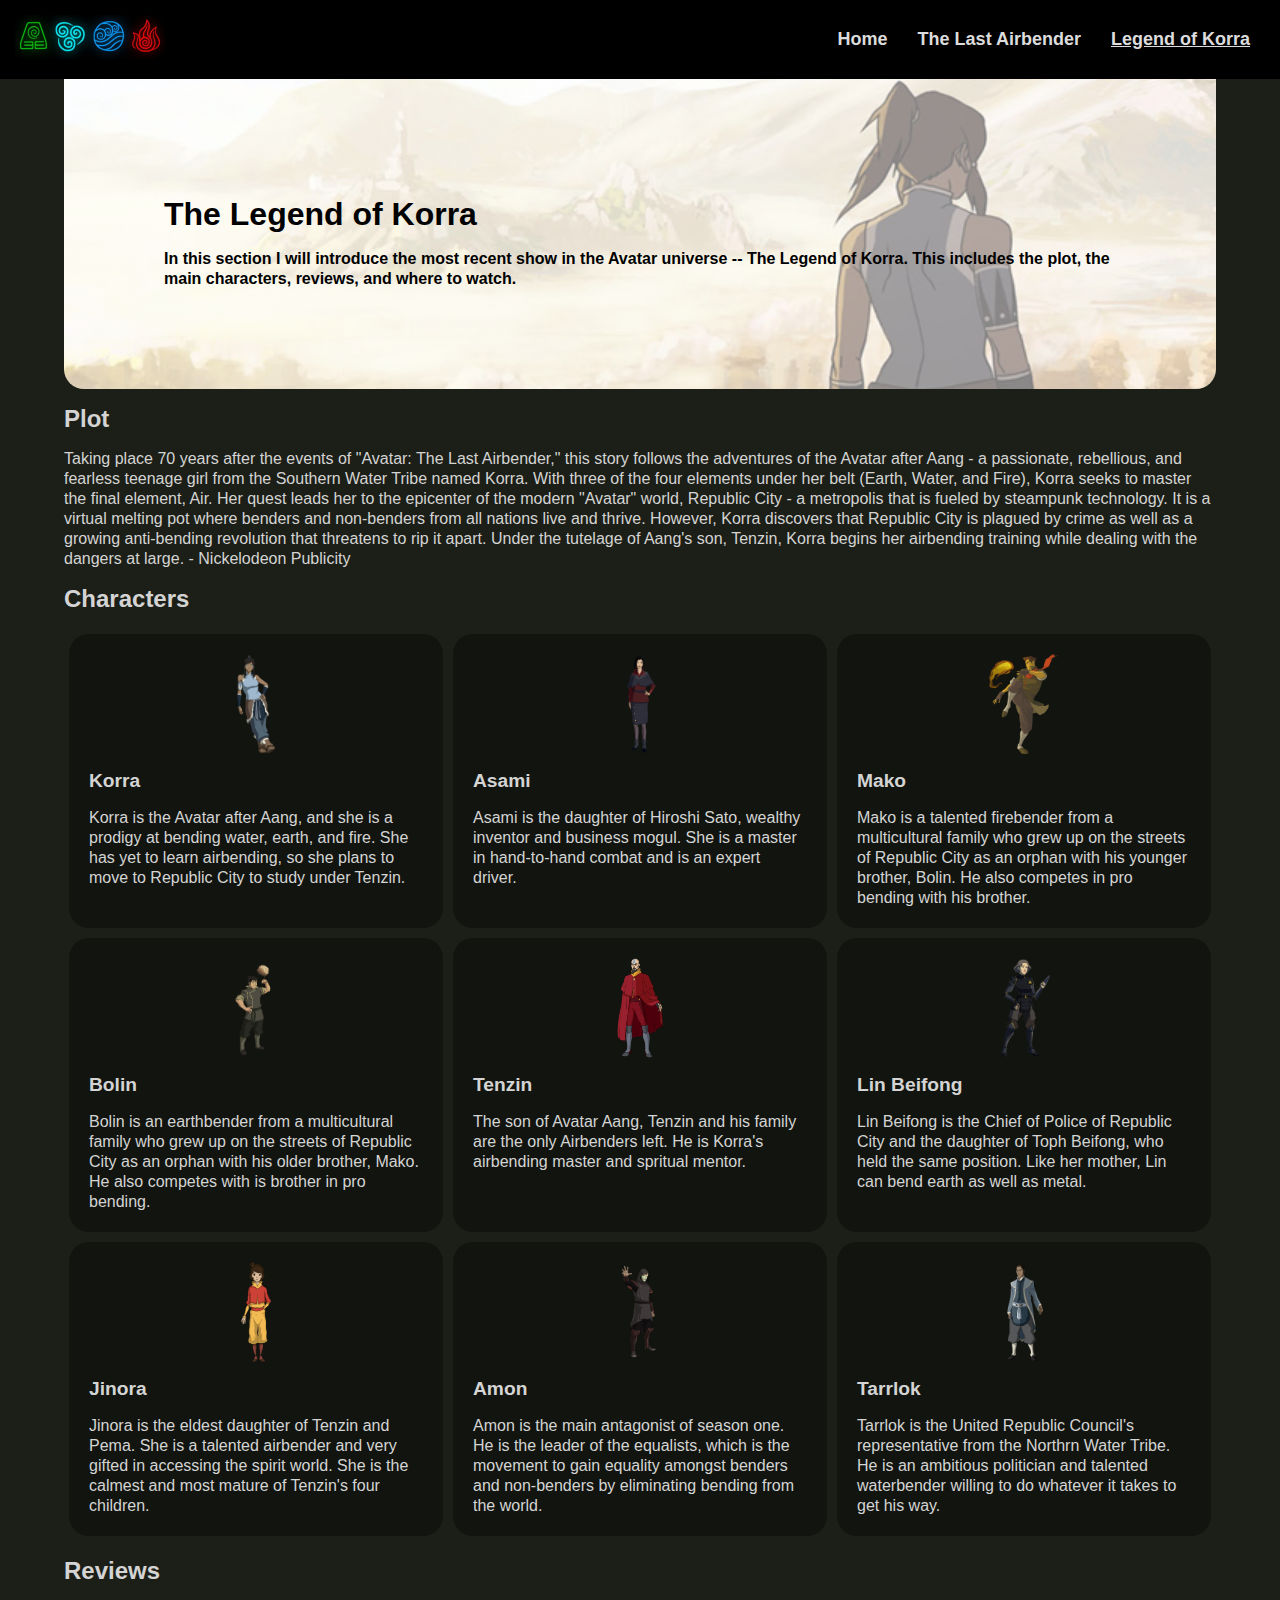
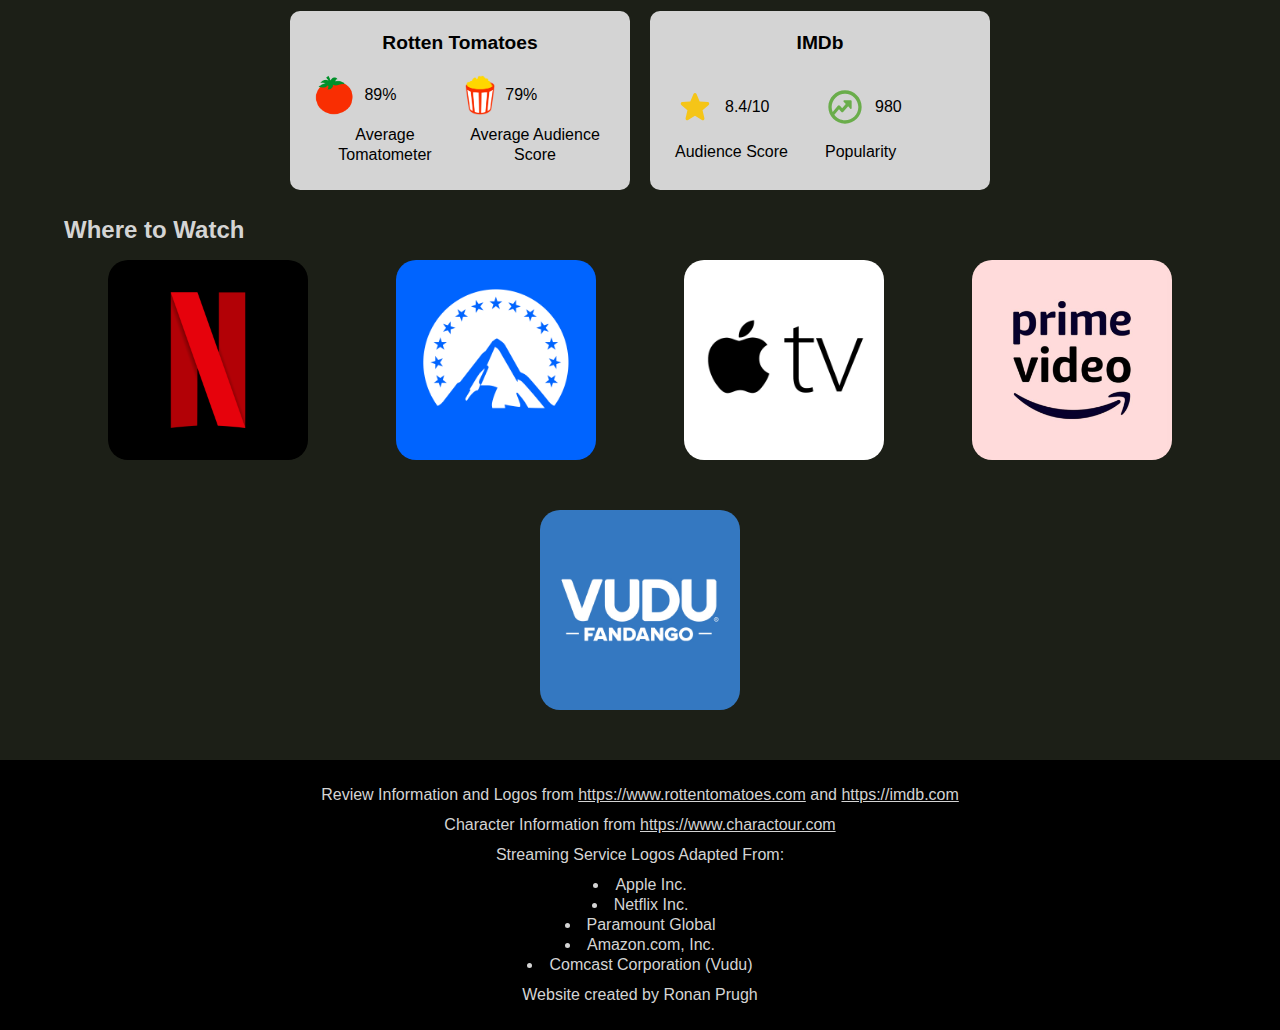
<file: legend_of_korra.html>
<!DOCTYPE html>
<html lang="en">
<head>
    <meta charset="UTF-8">
    <meta http-equiv="X-UA-Compatible" content="IE=edge">
    <meta name="viewport" content="width=device-width, initial-scale=1.0">
    <link rel="icon" href="avatar_img/icon.ico">
    <link rel="stylesheet" href="css/html5reset.css">
    <link rel="stylesheet" href="css/all.css">
    <link rel="stylesheet" href="css/korra.css">
    <link rel="stylesheet" href="css/media.css">
    <title>The Legend of Korra</title>
</head>
<body>
    <a class="skip" href="#main">Jump to Content</a>
    <header>
        <a href="/">
            <img id="logo" src="avatar_img/logo.png" alt="Four Elements Logo">
        </a>
        <nav>
            <a href="index.html">Home</a>
            <a href="avatar.html">The Last Airbender</a>
            <a class="thisPage" href="legend_of_korra.html">Legend of Korra</a>
        </nav>
    </header>

    <main id="main">

        <div id="intro">
            <h1>The Legend of Korra</h1>
            <p>
                In this section I will introduce the most recent show in the Avatar universe -- The Legend of Korra. This includes the plot,
                the main characters, reviews, and where to watch.
            </p>
        </div>
        
        <h2>Plot</h2>
        <div id="plot">
            <p>
                Taking place 70 years after the events of "Avatar: The Last Airbender," this story follows the adventures of the Avatar after
                Aang - a passionate, rebellious, and fearless teenage girl from the Southern Water Tribe named Korra. With three of the four 
                elements under her belt (Earth, Water, and Fire), Korra seeks to master the final element, Air. Her quest leads her to the 
                epicenter of the modern "Avatar" world, Republic City - a metropolis that is fueled by steampunk technology. It is a virtual 
                melting pot where benders and non-benders from all nations live and thrive. However, Korra discovers that Republic City is 
                plagued by crime as well as a growing anti-bending revolution that threatens to rip it apart. Under the tutelage of Aang's 
                son, Tenzin, Korra begins her airbending training while dealing with the dangers at large. - Nickelodeon Publicity
            </p>
        </div>

        <h2>Characters</h2>
        <div class="container" id="avatarChars">
            <div class="card" id="korra" tabindex="0">
                <img src="korra_img/korra.webp" alt="Avatar Korra">
                <div class="text">
                    <h3>Korra</h3>
                    <p>Korra is the Avatar after Aang, and she is a prodigy at bending water, earth, and fire. She has yet to learn airbending, so she plans to move to Republic City to study under Tenzin.</p>
                </div>
            </div>
            <div class="card" id="asami" tabindex="0">
                <img src="korra_img/asami.webp" alt="Asami">
                <div class="text">
                    <h3>Asami</h3>
                    <p>Asami is the daughter of Hiroshi Sato, wealthy inventor and business mogul. She is a master in hand-to-hand combat and is an expert driver.</p>
                </div>
            </div>
            <div class="card" id="mako" tabindex="0">
                <img src="korra_img/mako.webp" alt="Mako">
                <div class="text">
                    <h3>Mako</h3>
                    <p>Mako is a talented firebender from a multicultural family who grew up on the streets of Republic City as an orphan with his younger brother, Bolin. He also competes in pro bending with his brother. </p>
                </div>
            </div>
            <div class="card" id="bolin" tabindex="0">
                <img src="korra_img/bolin.webp" alt="Bolin">
                <div class="text">
                    <h3>Bolin</h3>
                    <p>Bolin is an earthbender from a multicultural family who grew up on the streets of Republic City as an orphan with his older brother, Mako. He also competes with is brother in pro bending.</p>
                </div>
            </div>
            <div class="card" id="tenzin" tabindex="0">
                <img src="korra_img/tenzin.webp" alt="Tenzin">
                <div class="text">
                    <h3>Tenzin</h3>
                    <p>The son of Avatar Aang, Tenzin and his family are the only Airbenders left. He is Korra's airbending master and spritual mentor.</p>
                </div>
            </div>
            <div class="card" id="lin_beifong" tabindex="0">
                <img src="korra_img/lin_beifong.webp" alt="Lin Beifong">
                <div class="text">
                    <h3>Lin Beifong</h3>
                    <p>Lin Beifong is the Chief of Police of Republic City and the daughter of Toph Beifong, who held the same position. Like her mother, Lin can bend earth as well as metal.</p>
                </div>
            </div>
            <div class="card" id="jinora" tabindex="0">
                <img src="korra_img/jinora.webp" alt="Jinora">
                <div class="text">
                    <h3>Jinora</h3>
                    <p>Jinora is the eldest daughter of Tenzin and Pema. She is a talented airbender and very gifted in accessing the spirit world. She is the calmest and most mature of Tenzin's four children.</p>
                </div>
            </div>
            <div class="card" id="amon" tabindex="0">
                <img src="korra_img/amon.webp" alt="Amon">
                <div class="text">
                    <h3>Amon</h3>
                    <p>Amon is the main antagonist of season one. He is the leader of the equalists, which is the movement to gain equality amongst benders and non-benders by eliminating bending from the world.</p>
                </div>
            </div>
            <div class="card" id="tarrlok" tabindex="0">
                <img src="korra_img/tarrlok.webp" alt="Tarrlok">
                <div class="text">
                    <h3>Tarrlok</h3>
                    <p>Tarrlok is the United Republic Council's representative from the Northrn Water Tribe. He is an ambitious politician and talented waterbender willing to do whatever it takes to get his way.</p>
                </div>
            </div>
        </div>

        <h2>Reviews</h2>
        <div id="reviews">
            <div class="rating">
                <a href="https://www.rottentomatoes.com/tv/the_legend_of_korra"><h3>Rotten Tomatoes</h3></a>
                <div class="ratingChild">
                    <img src="reviews/rotten_tomatoes.png" alt="tomato logo">
                    <p>89%</p>
                    <p>Average Tomatometer</p>
                </div>
                <div class="ratingChild">
                    <img src="reviews/popcorn.png" alt="popcorn logo">
                    <p>79%</p>
                    <p>Average Audience Score</p>
                </div>
            </div>
            <div class="rating">
                <a href="https://www.imdb.com/title/tt1695360"><h3>IMDb</h3></a>
                <div class="ratingChild">
                    <img src="reviews/star.svg" alt="star">
                    <p>8.4/10</p>
                    <p>Audience Score</p>
                </div>
                <div class="ratingChild">
                    <img src="reviews/popular.svg" alt="popular">
                    <p>980</p>
                    <p>Popularity</p>
                </div>
            </div>
        </div>

        <h2>Where to Watch</h2>
        <div id="whereToWatch">
            <img class="logo" src="subscriptions/netflix.png" alt="Netflix Logo">
            <img class="logo" src="subscriptions/paramount.png" alt="Paramount Logo">
            <img class="logo" src="subscriptions/apple_tv.png" alt="Apple TV">
            <img class="logo" src="subscriptions/prime_video.jpg" alt="Prime Video">
            <img class="logo" src="subscriptions/vudu.jpg" alt="Vudu">
        </div>


    </main>
    <footer>
        <p>
            Review Information and Logos from <a href="https://www.rottentomatoes.com">https://www.rottentomatoes.com</a>
            and <a href="https://imdb.com">https://imdb.com</a>
        </p>
        <p>
            Character Information from <a href="https://www.charactour.com">https://www.charactour.com</a>
        </p>
        <p>Streaming Service Logos Adapted From: 
            <ul>
                <li> Apple Inc. </li>
                <li> Netflix Inc. </li>
                <li> Paramount Global </li>
                <li> Amazon.com, Inc. </li>
                <li> Comcast Corporation (Vudu) </li>
            </ul>

        </p>
        <p>Website created by Ronan Prugh</p>
        
    </footer>
</body>
</html>
</file>
<file: css/all.css>
/* Font and body margins -- Can be changed later */
* {
    font-family:'Segoe UI', Tahoma, Geneva, Verdana, sans-serif;
    color: #d4d4d4;
    line-height: 125%;
}

h1, h2, h3 {margin: 15px 0 15px 0;}
h1 {font-size: xx-large;}
h2 {font-size: x-large;}
h3 {font-size: larger;}

body {
    background-color: #1c1f17;
}

body > main {
    margin: 0 5% 0 5%;
}

a:hover, a *:hover {
    text-decoration: underline dashed;
}
/* End font and body */

/* Intro Block*/
#intro {
    border-radius: 0 0 20px 20px;
    background-color: #ceceb4;
    background-repeat: no-repeat;
    background-size: cover;
    padding: 50px;
}

#intro > p, #intro > h1 {
    color: black;
    font-weight: bolder;
}

/* End Intro Block */

/* Nav edits */
header {
    top: 0;
    width: 100%;
    background-color: black;
    display: grid;
    justify-items: center;
    grid-template-columns: 1fr;
    padding: 15px;
    box-sizing: border-box;
}

nav {
    display: flex;
    flex-direction: column;
    align-items: center;
    margin: auto 0 auto 0;
    grid-template-columns: auto auto auto;
    list-style: none;
    justify-items: end;
}

nav a {
    text-decoration: none;
    font-weight: bold;
    color: rgb(220, 220, 220);
    font-size: large;
    margin: 0px 15px 0px 15px;
}

nav a.thisPage {
    text-decoration: underline;
}

#logo {
    width: 150px;
}

/* End Nav */

/* Container Grid */
.container {
    display: grid;
    grid-template-columns: 1fr;
    width: 100%;
}

.card {
    /* border: 1px solid gray; */
    background-color: #12140f;
    border-radius: 20px;
    padding: 20px;
    margin: 5px;
    align-items: center;
    display: flex;
    flex-direction: column;
}

.card > img{
    height: 100px;
}
/* End Container Grid */


/* Skip to Main Content */
a.skip {
    background: black;
    left: 0;
    padding: 6px;
    position: absolute;
    top: -40px;
    -webkit-transition: top 1s ease-out;
    transition: top 1s ease-out;
    z-index: 1;
    margin-left: 5px;
}

a.skip:focus {
    top:20px;
    color: white;
    text-decoration-style: solid;
}
/* End Skip */

/* Reviews */

#reviews {
    display: flex;
    flex-wrap: wrap;
    justify-content: center;
}

.rating {
    display: grid;
    grid-template-columns: 1fr 1fr;
    text-align: center;
    background-color: #d4d4d4;
    padding: 5px 20px 20px 20px;
    border-radius: 10px;
    margin: 10px;
    max-width: 350px;
}

.rating p, .rating h3 {
    color: black;
}

.rating > *:nth-child(1) {
    grid-column: 1 / -1;
}

.rating img {
    height: 40px;
}

.ratingChild {
    display: grid;
    grid-template-columns: 1fr 3fr;
    align-items: center;
    justify-items: start;
}

.ratingChild > * {
    margin: 5px;
}

.ratingChild > p:nth-child(3) {
    grid-column: 1 / -1;
}

/* End Reviews */

/* Where to watch */

#whereToWatch {
    display: flex;
    flex-wrap: wrap;
    justify-content: space-around;
}

#whereToWatch img {
    width: 200px;
    margin: 0 25px 50px 25px;
    border-radius: 20px;
}
/* End where to watch */

/* Footer */

footer {
    padding: 15px;
    background-color: black;
    text-align: center;
    list-style-position: inside;
}

.list {
    display: inline-block;
}

footer > p {
    margin: 10px;
}

/* End Footer */
</file>
<file: css/korra.css>
#intro {
    background-image: linear-gradient(rgba(255, 255, 255, 0.5), rgba(255, 255, 255, 0.5)), url("../korra_img/banner.jpg");
    background-attachment: fixed;
}
</file>
<file: css/media.css>
@media screen and (min-width: 650px) {

    .container {
        grid-template-columns: 1fr 1fr;
    }

    header {
        position: sticky;
        grid-template-columns: 2fr 5fr;
        justify-items: stretch;
    }
    
    nav {
        display: grid;
    }

    /* #intro {
        padding: 50px;
    } */

    .rating {
        max-width: 250px;
    }
}

@media screen and (min-width: 850px) {
    .container {
        grid-template-columns: 1fr 1fr 1fr;
    }

    nav {
        display: flex;
        /* grid-template-columns: 2fr 5fr; */
        flex-direction: row;
        justify-content: flex-end;
    }

    #intro {
        padding: 100px;
    }

    .rating {
        max-width: 300px;
    }
}

/* Prefers Reduced Motion */

@media (prefers-reduced-motion) {

    a.skip {
        -webkit-transition: none;
        transition: none;
    }
}

/* End Prefers Reduced Motion */
</file>
